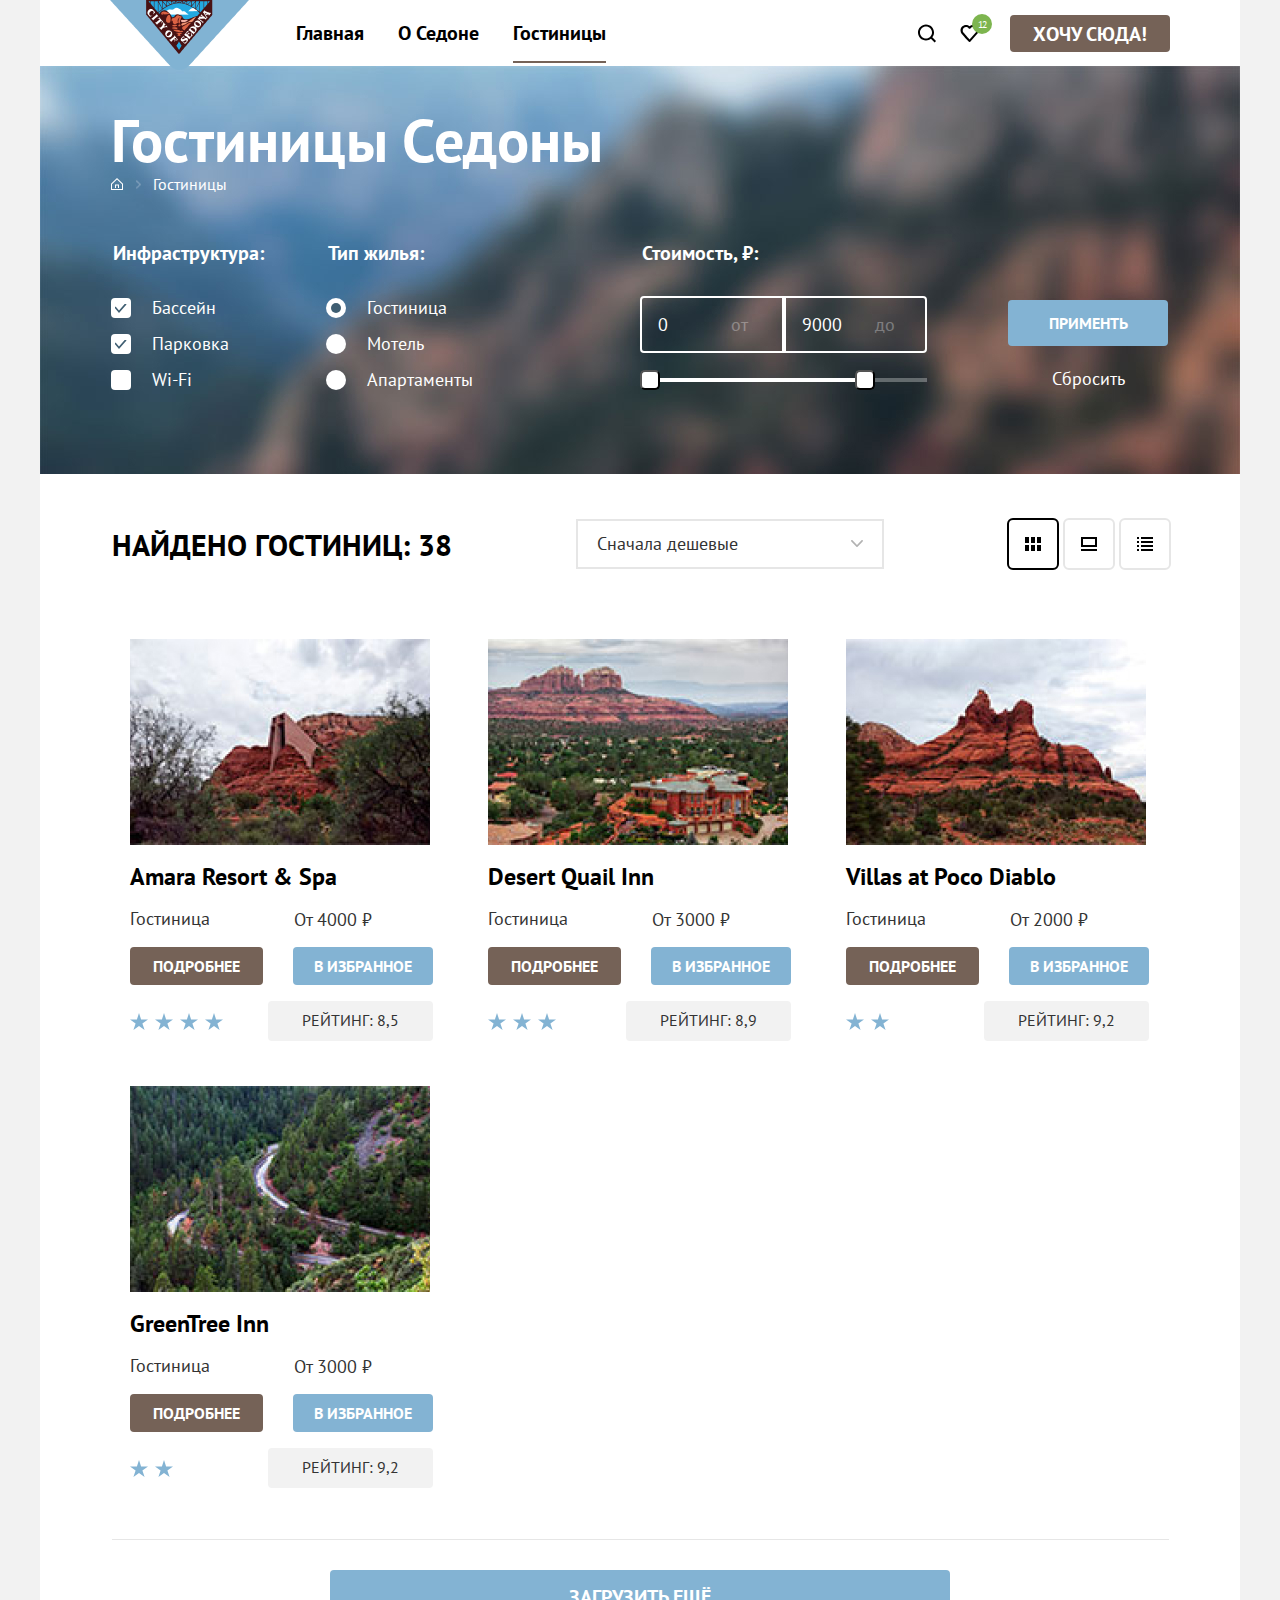
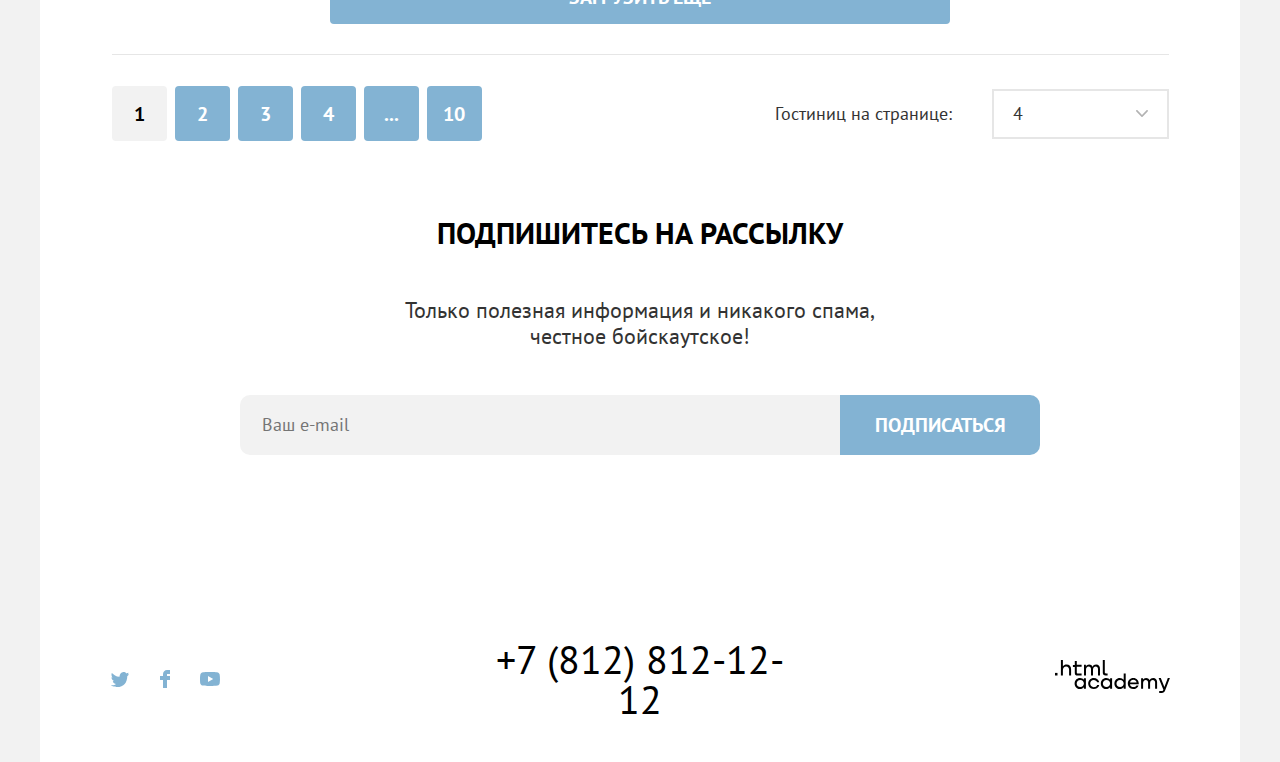
<file: catalog.html>
<!DOCTYPE html>
<html lang="ru">
<head>
    <meta charset="UTF-8">
    <meta http-equiv="X-UA-Compatible" content="IE=edge">
    <meta name="viewport" content="width=device-width, initial-scale=1.0">
    <title>Каталог гостиниц Седоны</title>
    <link rel="icon" type="image/png" sizes="32x32" href="img/temp/favicon.png">
    <link rel="stylesheet" href="styles/styles.css">
</head>
<body>
    <header class="page-header">
        <nav class="header-nav">
            <a class="logo" href="index.html">
            <img src="img/temp/logo.png" alt="Логотип Седоны" width="139" height="70">
            </a>
    
            <ul class="site-menu">
            <li class="site-menu-item ">
                <a class="site-menu-link" href="index.html">Главная </a>
            </li>
            <li class="site-menu-item">
                <a class="site-menu-link" href="#">О Седоне</a>
            </li>
            <li class="site-menu-item">
                <a class="site-menu-link site-menu-link-active">Гостиницы</a>
            </li>
            </ul>
        </nav>
        
        <div class="additional-menu">
            <a class="icon-button-link" href="#">
                <svg class="icon-button" aria-hidden="true" focusable="false" width="20" height="19" viewBox="0 0 20 19" fill="none" xmlns="http://www.w3.org/2000/svg">
                    <path d="M19.0257 17.05L15.3152 13.35C16.318 12.05 17.02 10.35 17.02 8.44995C17.02 4.04995 13.4098 0.449951 8.99732 0.449951C4.58483 0.449951 0.974609 4.14995 0.974609 8.54995C0.974609 12.95 4.58483 16.55 8.99732 16.55C10.8024 16.55 12.5072 15.95 13.9112 14.85L17.6217 18.55L19.0257 17.05ZM8.99732 14.55C5.68795 14.55 2.98029 11.85 2.98029 8.54995C2.98029 5.24995 5.68795 2.54995 8.99732 2.54995C12.3067 2.54995 15.0143 5.24995 15.0143 8.54995C15.0143 11.85 12.3067 14.55 8.99732 14.55Z"/>
                </svg>
                <span class="visually-hidden"> Поиск</span>     
            </a>
            <a class="icon-button-link" href="#">
                <svg class="icon-button" width="19" height="17" viewBox="0 0 19 17" fill="none" xmlns="http://www.w3.org/2000/svg">
                    <path d="M9.44382 17C9.14296 17 8.84211 16.9 8.64155 16.6C3.22622 10.5 1.92253 9.1 1.62168 8.7C0.91969 7.8 0.518555 6.6 0.518555 5.4C0.518555 2.4 2.92537 0 6.03416 0C7.33785 0 8.54126 0.5 9.5441 1.3C10.5469 0.5 11.8506 0 13.054 0C16.0625 0 18.5696 2.4 18.5696 5.4C18.5696 6.7 18.0682 7.9 17.266 8.8L10.2461 16.7C10.0455 16.9 9.84495 17 9.44382 17ZM3.42679 7.5C3.72764 7.9 6.93672 11.5 9.5441 14.4L15.7617 7.4C16.2631 6.9 16.4637 6.2 16.4637 5.4C16.4637 3.6 14.9594 2.1 13.1543 2.1C12.1515 2.1 11.1486 2.6 10.4467 3.4C10.1458 3.7 9.84495 3.8 9.5441 3.8C9.24325 3.8 8.9424 3.6 8.74183 3.4C8.03984 2.6 7.037 2.1 6.03416 2.1C4.22906 2.1 2.7248 3.6 2.7248 5.4C2.62452 6.3 3.02565 7 3.42679 7.5C3.3265 7.5 3.3265 7.5 3.42679 7.5Z"/>
                    </svg>
                <span class="visually-hidden">Избранное</span>
                <span class="icon-button-counter">12</span> 
            </a>
            <a href="#" class="button button-large button-want">Хочу сюда! </a>
        </div>
    </header> 

    <main class="page-catalog" >
        <div class="container-catalog-filters">
            <h1 class="catalog-title" >Гостиницы Седоны</h1>
            <ul class="breadcrumbs">
                <li class="breadcrumbs-item" >
                    <a class="breadcrumbs-link" href="index.html">  <span class="visually-hidden" >Главная</span>
                        <svg width="12" height="12" viewBox="0 0 12 12" fill="none" xmlns="http://www.w3.org/2000/svg">
                            <path d="M6 0L0 5.80006V12.0001H12V5.80006L6 0ZM11 11.0001H1V6.20005L6 1.4L11 6.20005V11.0001Z"/>
                            <path d="M4 10.0001H5V7.50005H7V10.0001H8V6.50005H4V10.0001Z"/>
                            </svg>
                    </a>
                </li>
                <li class="breadcrumbs-item" >
                    <a class="breadcrumbs-link">Гостиницы</a>
                </li>
            </ul>
        

            <section class="catalog-filters" >
                <h2 class="visually-hidden" hidden> Фильтр списка гостиниц</h2>
                 <form class="catalog-filters-form" action="https://echo.htmlacademy.ru/" method="get">
                    <fieldset class="catalog-filters-group">
                        <legend class="catalog-filters-title" >Инфраструктура:</legend>
                        <ul class="catalog-filters-list" >
                            <li class="catalog-filters-item">
                                <Label class="control"> 
                                    <input class="visually-hidden control-input" type="checkbox" name="pool" checked >
                                    <span class="mark-control"></span>
                                    <span class="control-lead">Бассейн</span>
                                </Label>
                            </li>
                            <li class="catalog-filters-item">
                                <Label class="control"> 
                                    <input class="visually-hidden control-input" type="checkbox" name="parking" checked >
                                    <span class="mark-control"></span>
                                    <span class="control-lead">Парковка</span>
                                </Label>
                            </li>
                            <li class="catalog-filters-item">
                                <Label class="control"> 
                                    <input class="visually-hidden control-input" type="checkbox" name="wi-fi"> 
                                    <span class="mark-control"></span>
                                    <span class="control-lead">Wi-Fi</span>
                                </Label>
                            </li>
                        </ul>
                    </fieldset>

                    <fieldset class="catalog-filters-group">
                        <legend class="catalog-filters-title" >Тип жилья:</legend>
                        <ul class="catalog-filters-list" >
                            <li class="catalog-filters-item" >
                                <Label class="control" >
                                     <input class="visually-hidden control-input"  type="radio" name="type" value="hotel" checked>
                                     <span class="mark-control"></span>
                                     Гостиница
                                </Label>
                            </li>
                            <li class="catalog-filters-item" >
                                <Label class="control" > 
                                    <input class="visually-hidden control-input"  type="radio" name="type" value="motel">
                                    <span class="mark-control"></span>
                                    Мотель
                                </Label>
                            </li>
                            <li class="catalog-filters-item" >
                                <Label class="control" > 
                                    <input class="visually-hidden control-input"  type="radio" name="type" value="apartamets">
                                    <span class="mark-control"></span>
                                    Апартаменты
                                </Label>
                            </li>
                        </ul>
                    </fieldset>

                    <fieldset class="catalog-filters-group">
                        <legend class="catalog-filters-title" >Стоимость, ₽:</legend>
                        <div class="range-field-container">
                            <Label class="range-field" >    <input  class="range-input" type="number" name="min-price" value="0" min="0" max="10000" step="100" >
                                <span class="range-title">от</span>
                            </Label>
                            <Label class="range-field" > <input class="range-input" type="number" name="max-price" value="9000" min="0" max="10000" step="100">
                                <span class="range-title" >до</span>
                            </Label>
                        </div>
                        <div class="range-slider">
                            <div class="range-scale">
                                <div class="range-bar" style=" left:0; width: 227px">
                                    <button class="range-togle togle-min" type="button">
                                        <span class="visually-hidden"> Изменить минимальную цену </span>
                                    </button>
                                    <button class="range-togle togle-max" type="button">
                                        <span class="visually-hidden"> Изменить максимальную цену </span>
                                    </button>
                                 </div>
                            </div>
                        </div>
                    </fieldset>
                    <div class="container-buttons">
                        <button class="button button-primery" type="submit" >Применть</button>
                        <button class="button-reset" type="reset" >Сбросить</button>
                    </div>
                </form>
            </section>  
         </div>

        <section class="catalog" >
            <h2 class="visually-hidden" hidden>Результаты поиска</h2>
            <div class="catalog-sort-result">
                <p class="catalog-search-result">Найдено гостиниц: 38</p>
                <h3 class="visually-hidden" hidden>Сортировка и отображение</h3>
                <!-- <form class="sorting-type">
                    <label class="visually-hidden" for="sorting">Сортировка</label>
                    <select class="select-contol" name="sorting" id="sorting">
                        <option value="cheap">Сначала дешевые</option>
                        <option value="expencive">Сначала дорогие</option>
                    </select>
                </form> -->
                <details class="select" >
                    <summary class="select-button">Сначала дешевые</summary>
                    <ul class="select-menu">
                        <li class="select-item select-item-active">
                            <a class="select-option" href="#">Сначала дешевые</a>
                        </li>
                        <li class="select-item">
                            <a class="select-option" href="#">Сначала дорогие</a>
                        </li>
                        <li class="select-item">
                            <a class="select-option" href="#">Сначала популярные</a>
                        </li>
                        <li class="select-item">
                            <a class="select-option" href="#">Сначала комфортные</a>
                        </li>
                    </ul>
                </details>

                <!-- <a href="#" class="button button-card">
                    <span class="visually-hidden" >Показать карточки</span>
                </a>
                <a href="#" class="button button-slide">
                    <span class="visually-hidden" >Показать слайд</span>
                </a>
                <a href="#" class="button button-list">
                    <span class="visually-hidden" >Показать список</span>
                </a> -->
                <ul class="view" >
                    <li class="view-item view-item-active" >
                        <a class="view-link" href="#">
                            <span class="visually-hidden">Карточками</span>
                            <img src="img/temp/tile.svg" alt="">
                        </a>
                    </li>
                    <li class="view-item" >
                        <a class="view-link" href="#">
                            <span class="visually-hidden">Слайдами</span>
                            <img src="img/temp/slideshow.svg" alt="">
                        </a>
                    </li>
                    <li class="view-item" >
                        <a class="view-link" href="#">
                            <span class="visually-hidden">Списком</span>
                            <img src="img/temp/list.svg" alt="">
                        </a>
                    </li>
                </ul>
            </div>  
              
            <h3 class="visually-hidden"> Список гостиниц</h3>
            <div class="container-product-card">
                <article class="product-card">
                    <a href="#" class="product-card-link">
                        <img class="product-card-image" src="img/temp/hotel-1.jpg" alt="" width="300" height="206"> 
                        <h4 class="product-card-title">Amara Resort & Spa</h4>
                    </a>
                    <p class="product-card-text">
                        <span class="product-card-name" >Гостиница</span>
                        <b class="product-card-price" >От 4000 ₽</b>
                    </p>
                    <a href="#" class="button product-button-deteil">Подробнее</a>
                    <a href="#" class="button button-primery product-button-favorites ">В избранное</a>
                    <div class="rate">
                        <div class="card_stars">
                            <span class="visually-hidden">4 звезды</span>
                            <img src="img/temp/star.svg" alt="">
                            <img src="img/temp/star.svg" alt="">
                            <img src="img/temp/star.svg" alt="">
                            <img src="img/temp/star.svg" alt="">
                        </div>
                        <span class="card-rate">Рейтинг: 8,5</span>
                    </div> 
                </article>
                <article class="product-card">
                    <a href="#" class="product-card-link">
                        <img class="product-card-image" src="img/temp/hotel-2.jpg" alt="" width="300" height="206">
                        <h4 class="product-card-title">Desert Quail Inn</h4>
                    </a>
                    <p class="product-card-text">
                        <span class="product-card-name" >Гостиница</span>
                        <b class="product-card-price" >От 3000 ₽</b>
                    </p>
                    <a href="#" class="button product-button-deteil">Подробнее</a>
                    <a href="#" class="button button-primery product-button-favorites">В избранное</a>
                    <div class="rate">
                        <div class="card_stars">
                            <span class="visually-hidden">3 звезды</span>
                            <img src="img/temp/star.svg" alt="">
                            <img src="img/temp/star.svg" alt="">
                            <img src="img/temp/star.svg" alt="">
                        </div>
                        <span class="card-rate">Рейтинг: 8,9</span>
                    </div>
                </article>
                <article class="product-card">
                    <a href="#" class="product-card-link">
                        <img class="product-card-image" src="img/temp/hotel-3.jpg" alt="" width="300" height="206">
                        <h4 class="product-card-title">Villas at Poco Diablo</h4>
                    </a>
                    <p class="product-card-text">
                        <span class="product-card-name" >Гостиница</span>
                        <b class="product-card-price" >От 2000 ₽</b>
                    </p>
                    <a href="#" class="button product-button-deteil">Подробнее</a>
                    <a href="#" class="button button-primery product-button-favorites">В избранное</a>
                    <div class="rate">
                        <div class="card_stars">
                            <span class="visually-hidden">2 звезды</span>
                            <img src="img/temp/star.svg" alt="">
                            <img src="img/temp/star.svg" alt="">
                        </div>
                        <span class="card-rate">Рейтинг: 9,2</span>
                    </div>
                </article>
                <article class="product-card">
                    <a href="#" class="product-card-link">
                        <img class="product-card-image" src="img/temp/hotel-4.jpg" alt="" width="300" height="206">
                        <h4 class="product-card-title">GreenTree Inn</h4>
                    </a>
                    <p class="product-card-text">
                        <span class="product-card-name" >Гостиница</span>
                        <b class="product-card-price" >От 3000 ₽</b>
                    </p>
                    <a href="#" class="button product-button-deteil">Подробнее</a>
                    <a href="#" class="button button-primery product-button-favorites">В избранное</a>
                    <div class="rate">
                        <div class="card_stars">
                            <span class="visually-hidden">2 звезды</span>
                            <img src="img/temp/star.svg" alt="">
                            <img src="img/temp/star.svg" alt="">
                        </div>
                        <span class="card-rate">Рейтинг: 9,2</span>
                    </div>
                </article>
            </div>
           <div class="container-button-load">
                <button class="button button-primery button-large" type="button">Загрузить ещё</button>
            </div>

            <div class="pagination-nav">
                <h3 class="visually-hidden" hidden>Список страниц</h3>
                <ul class="pagination-list">
                    <li class="pagination-item">
                        <a class="pagination-link pagination-link-active" href="#">1</a>
                    </li>
                    <li class="pagination-item">
                        <a class="pagination-link" href="#">2</a>
                    </li>
                    <li class="pagination-item">
                        <a class="pagination-link" href="#">3</a>
                    </li>
                    <li class="pagination-item">
                        <a class="pagination-link" href="#">4</a>
                    </li>
                    <li class="pagination-item">
                        <a class="pagination-link" href="#">...</a>
                    </li>
                    <li class="pagination-item">
                        <a class="pagination-link" href="#">10</a>
                    </li>
                </ul>
                <!-- <label>Гостиниц на странице:
                    <select name="number" >
                        <option value="1">1</option>
                        <option value="2">2</option>
                        <option value="3">3</option>
                        <option value="4">4</option>
                    </select>
                </label> -->

                <p>Гостиниц на странице:</p>
                <details class="select" >
                    <summary class="select-button">4</summary>
                    <ul class="select-menu">
                        <li class="select-item select-item-active">
                            <a class="select-option" href="#">5</a>
                        </li>
                        <li class="select-item">
                            <a class="select-option" href="#">6</a>
                        </li>
                        <li class="select-item">
                            <a class="select-option" href="#">9</a>
                        </li>
                        <li class="select-item">
                            <a class="select-option" href="#">12</a>
                        </li>
                    </ul>
                </details>
            </div>    
        </section>

        <section class="subscription" >
            <h2 class="subscription-title">Подпишитесь на рассылку</h2>
            <p class="subscription-text">Только полезная информация и никакого спама, честное бойскаутское!</p>
            <form class="subscription-form" action="https://echo.htmlacademy.ru/" method="post">
             <p>
                <label class="subscription-field field" for="e-mail-field">
                  <span class="visually-hidden" > e-mail</span>
                </label>
                <input class="field-input" type="email" name="e-mail" id="e-mail-field" placeholder="Ваш e-mail" required>
                <!-- <input type="submit" value="Подписаться"> -->
                <button type="submit" class="button button-primery button-large">Подписаться</button>
             </p>
            </form>
        </section>
    </main>

    <footer class="footer">
        <ul class="footer-sosial-list social">
          <li class="social-item">
            <a class="social-link" href="https://twitter.com/htmlacademy_ru">
                <svg width="18" height="15" viewBox="0 0 18 15" fill="none" xmlns="http://www.w3.org/2000/svg">
                    <path d="M11.6 0.194197C13.4 -0.305803 14.8 0.494197 15.4 1.3942C16.1 1.1942 16.8 0.894197 17.5 0.694197C17.5 1.5942 16.9 2.1942 16.6 2.4942C17.3 2.5942 18 1.8942 18 1.8942C17.8 2.8942 16.9 3.6942 16.3 3.8942C16.1 10.6942 13 15.0942 5.7 14.9942C5.1 14.9942 5.8 14.9942 5.2 14.9942C4.8 14.9942 0.8 14.4942 0 13.0942C2.4 13.2942 4.1 12.6942 5 11.8942C4 11.5942 2.1 11.4942 1.8 8.9942C2.2 9.0942 2.4 9.1942 3.1 9.0942C1.8 8.2942 0.4 7.4942 0.5 5.2942C0.8 5.5942 1.6 5.7942 1.9 5.7942C1.1 5.5942 -0.2 2.4942 0.9 0.894197C2.8 2.7942 4.9 4.4942 8.5 4.6942C8.7 2.2942 9.7 0.794197 11.6 0.194197Z" />
                </svg>
              <span class="visually-hidden">Твиттер</span>
            </a>
          </li>
          <li class="social-item">
            <a class="social-link" href="https://www.facebook.com/htmlacademy">
                <svg width="10" height="18" viewBox="0 0 10 18" fill="none" xmlns="http://www.w3.org/2000/svg">
                    <path d="M7 0C4.8 0 3 1.8 3 4V6H0V10H3V18H7V10H10V6H7V4H10V0H7Z">
                </svg>
              <span class="visually-hidden">Фейсбук</span>
            </a>
          </li>
          <li class="social-item">
            <a class="social-link" href="https://www.youtube.com/c/HTMLAcademyRUS">
                <svg width="20" height="14" viewBox="0 0 20 14" fill="none" xmlns="http://www.w3.org/2000/svg">
                    <path fill-rule="evenodd" clip-rule="evenodd" d="M17.8136 0.418176C18.6746 0.648666 19.3513 1.32532 19.5818 2.18637C19.9983 3.74547 20 7.00033 20 7.00033C20 7.00033 20 10.2552 19.5818 11.8143C19.3513 12.6753 18.6746 13.352 17.8136 13.5825C16.2545 14.0007 9.99996 14.0007 9.99996 14.0007C9.99996 14.0007 3.74547 14.0007 2.18636 13.5825C1.32532 13.352 0.648666 12.6753 0.418176 11.8143C0 10.2552 0 7.00033 0 7.00033C0 7.00033 0 3.74547 0.418176 2.18637C0.648666 1.32532 1.32532 0.648666 2.18636 0.418176C3.74547 0 9.99996 0 9.99996 0C9.99996 0 16.2545 0 17.8136 0.418176ZM13.194 7.00061L7.99808 10.0002V4.00092L13.194 7.00061Z" />
                </svg>
              <span class="visually-hidden">Youtube</span>
            </a>
          </li>
        </ul>
        <a class="footer-phone" href="tel:78128121212">+7 (812) 812-12-12</a>
        <a class="footer-developer" href="https://htmlacademy.ru">
            <svg width="115" height="34" viewBox="0 0 115 34" fill="none" xmlns="http://www.w3.org/2000/svg">
                <path d="M0 12.8999V15.4999H2.5V12.8999H0Z" />
                <path d="M11.5999 4.5C9.9999 4.5 8.7999 5.2 7.9999 6.2H7.8999V0H5.8999V15.5H7.8999V10.2C7.8999 8.1 9.1999 6.6 11.1999 6.6C12.9999 6.6 14.0999 8 14.0999 9.8V15.5H16.0999V9.4C16.1999 6.4 14.2999 4.5 11.5999 4.5Z" />
                <path d="M26.5999 4.8001H21.7999V1.1001H19.7999V4.9001H17.8999V6.9001H19.7999V12.9001C19.7999 14.6001 20.7999 15.6001 22.4999 15.6001H26.5999V13.6001H22.8999C22.1999 13.6001 21.7999 13.2001 21.7999 12.5001V6.8001H26.5999V4.8001Z"/>
                <path d="M41.1 4.6001C39.5 4.6001 38.2 5.4001 37.6 6.7001H37.5C36.9 5.5001 35.7 4.6001 34.1 4.6001C32.7 4.6001 31.6 5.4001 31 6.4001H30.9V4.8001H29V15.4001H31V10.0001C31 8.0001 32 6.5001 33.6 6.5001C35.1 6.5001 36 7.5001 36 9.1001V15.4001H38V9.8001C38 7.4001 39.4 6.5001 40.6 6.5001C42.1 6.5001 43 7.5001 43 9.1001V15.4001H45V8.9001C45.1 6.4001 43.6 4.6001 41.1 4.6001Z" />
                <path d="M47.8 12.7C47.8 14.4 48.8 15.4 50.6 15.4H52.6V13.4H50.9001C50.2001 13.4 49.8 13 49.8 12.3V0H47.8V12.7Z" />
                <path d="M28.9001 19.6999C28.0001 18.5999 26.7001 17.8999 25.0001 17.8999C21.9001 17.8999 19.6001 20.1999 19.6001 23.4999C19.6001 26.7999 21.9001 29.0999 25.0001 29.0999C26.8001 29.0999 28.0001 28.2999 28.8001 27.1999H28.9001V28.7999H30.9001V18.1999H28.9001V19.6999ZM25.3001 27.0999C23.1001 27.0999 21.7001 25.4999 21.7001 23.4999C21.7001 21.4999 23.1001 19.8999 25.3001 19.8999C27.5001 19.8999 28.9001 21.4999 28.9001 23.4999C28.9001 25.3999 27.5001 27.0999 25.3001 27.0999Z" />
                <path d="M44.2 21.9999C43.7 19.5999 41.5999 17.8999 38.7999 17.8999C35.3999 17.8999 33.2 20.3999 33.2 23.4999C33.2 26.5999 35.3999 29.0999 38.7999 29.0999C41.5999 29.0999 43.7 27.2999 44.2 24.8999H42.0999C41.6999 26.1999 40.3999 27.1999 38.7999 27.1999C36.5999 27.1999 35.2 25.5999 35.2 23.5999C35.2 21.5999 36.5999 19.9999 38.7999 19.9999C40.3999 19.9999 41.5999 20.9999 42.0999 22.1999H44.2V21.9999Z" />
                <path d="M55.1 19.6999C54.2 18.5999 52.9001 17.8999 51.2001 17.8999C48.1001 17.8999 45.8 20.1999 45.8 23.4999C45.8 26.7999 48.1001 29.0999 51.2001 29.0999C53.0001 29.0999 54.2 28.2999 55 27.1999H55.1V28.7999H57.1V18.1999H55.1V19.6999ZM51.5 27.0999C49.3 27.0999 47.9001 25.4999 47.9001 23.4999C47.9001 21.4999 49.3 19.8999 51.5 19.8999C53.7 19.8999 55.1 21.4999 55.1 23.4999C55.1 25.3999 53.6 27.0999 51.5 27.0999Z" />
                <path d="M68.6999 19.7999C67.7999 18.6999 66.4999 17.8999 64.7999 17.8999C61.6999 17.8999 59.3999 20.1999 59.3999 23.4999C59.3999 26.7999 61.5999 29.0999 64.7999 29.0999C66.4999 29.0999 67.7999 28.2999 68.5999 27.2999H68.6999V28.7999H70.6999V13.3999H68.6999V19.7999ZM65.0999 27.0999C62.8999 27.0999 61.4999 25.4999 61.4999 23.4999C61.4999 21.4999 62.8999 19.8999 65.0999 19.8999C67.2999 19.8999 68.6999 21.4999 68.6999 23.4999C68.5999 25.4999 67.1999 27.0999 65.0999 27.0999Z" />
                <path d="M78.3 17.8999C75 17.8999 72.8 20.3999 72.8 23.4999C72.8 26.4999 74.9 29.0999 78.3 29.0999C80.8 29.0999 82.8 27.7999 83.5 25.4999H81.4C80.9 26.4999 79.8 27.0999 78.4 27.0999C76.5 27.0999 75.1 25.7999 75 24.1999H83.8C84 20.5999 81.8 17.8999 78.3 17.8999ZM78.3 19.7999C80 19.7999 81.3 20.7999 81.6 22.3999H75.1C75.4 20.8999 76.6 19.7999 78.3 19.7999Z" />
                <path d="M98.2001 17.8999C96.6001 17.8999 95.3001 18.6999 94.6001 19.8999H94.5001C93.9001 18.6999 92.7001 17.8999 91.1001 17.8999C89.7001 17.8999 88.6001 18.5999 88.0001 19.6999V18.1999H86.1001V28.7999H88.1001V23.3999C88.1001 21.3999 89.1001 19.9999 90.7001 19.8999C92.2001 19.8999 93.1001 20.8999 93.1001 22.4999V28.7999H95.1001V23.1999C95.1001 20.7999 96.5001 19.8999 97.7001 19.8999C99.2001 19.8999 100.1 20.8999 100.1 22.4999V28.7999H102.1V22.2999C102.2 19.6999 100.7 17.8999 98.2001 17.8999Z"/>
                <path d="M109.4 27.0001L105.8 18.1001H103.6L108.4 29.7001C108.1 30.6001 107.7 30.9001 106.7 30.9001H104.2V32.9001H106.7C108.5 32.9001 109.5 32.1001 110.2 30.3001L114.9 18.1001H112.8L109.4 27.0001Z"/>
            </svg>
        </a>
      </footer>
    
</body>
</html>
</file>
<file: styles/styles.css>
@font-face {
    font-family: "PT Sans";
    font-style: normal;
    font-weight: 400;
    src: url("../fonts/ptsans-400.woff2") format("woff2");
    font-display: swap;
}
@font-face {
    font-family: "PT Sans";
    font-style: normal;
    font-weight: 700;
    src: url("../fonts/ptsans-700.woff2") format("woff2");
    font-display: swap;
}

*,
*::before,
*::after {
  box-sizing: border-box;
}


html {
    height: 100%;
}

body {
    width: 1280px;
    margin: 0 auto;
    display: flex;
    flex-direction: column;
    min-height: 100%;
    font-family: "PT Sans", sans-serif;
    font-size: 18px;
    line-height: 21px;
    color: #333333;
    background-color: #F2F2F2;
}

.main-container {
    flex-grow: 1;
    margin: 0 auto;
    width: 1200px;

}


.button {
    color: #FFFFFF;
    background-color: #756257;
    font-family: inherit;
    font-size: 16px;
    line-height: 20px;
    font-weight: 700;
    text-transform: uppercase;
    text-decoration: none;
    border: none;
    text-align: center;
}

.button-want {
    padding: 9px 15px 8px;
    margin-left: 20px;
    border-radius: 4px;
    min-width: 160px;
}

.button-want:hover {
    background-color: #615048;
}

.button-want:focus {
    background-color: #615048;
    outline: 3px solid #83B3D3; 
}

.button-want:active {
    color: #FFFFFF4D;
    background-color: #615048;
    outline: none;
}

.button-primery {
    background-color: #83B3D3;
    width: 160px;
}

.button-reset {
    font-family: inherit;
    font-size: 18px;
    line-height: 23px;
    background-color: transparent;
    color: #ffffff
}

.button-large {
    display: block;
    font-size: 20px;
}


.visually-hidden {
    position: absolute;
    width: 1px;
    height: 1px;
    margin: -1px;
    padding: 0;
    border: 0;
    clip: rect(0 0 0 0);
    overflow: hidden;
}

/* Header====================== */

.page-header {
    background-color: #FFFFFF;
    width: 1200px;
    margin: 0 auto;
    padding: 0 70px;
    display: flex;
}

.header-nav {
    display: flex;

}

.site-menu {
    font-weight: 700;
    font-size: 20px;
    line-height: 26px;
    display: flex;
    flex-wrap: wrap;
    margin: 0;
    padding: 0;
    align-items: center;
    list-style-type: none;
}

.site-menu-item {
    position: relative;
    display: flex;
    align-items: center;
    
}

.logo {
    position: relative;
    margin-bottom: -10px;
    z-index: 1;
}


.logo img   {
    display: block;
    margin-right: 30px;
}

.additional-menu {
    display: flex;
    flex-wrap: wrap;
    align-items: center;
    margin-left: auto;
}

.site-menu-link{
    text-align: center;
    color: black;
    text-decoration: none;
    padding: 17px;
    display: block;
}

.site-menu-link:hover {
    color: #756257;
}
.site-menu-link:active {
    color: #7562574D;

}
.site-menu-link-active::after {
    position: absolute;
    content: "";
    bottom: 0;
    left: 17px;
    right: 17px;
    border-bottom: 2px solid #756257;
}

.icon-button-link {
    position: relative;
    display: block;
    width: 42px;
    height: 66px;
    text-decoration: none;
}

.icon-button-link:hover svg{
    fill: #756257;
}

.icon-button-link:active svg{
    fill:#7562574D;
}

.icon-button-link:hover .icon-button-counter{
    color: rgba(255, 255, 255, 0.3);
}


.icon-button {
    position: absolute;
    top: 0;
    bottom: 0;
    left: 0;
    right: 0;
    margin: auto;
    fill: #000000;

}

.icon-button-counter {
    display: flex;
    font-size: 10px;
    line-height: 13px;
    letter-spacing: -0.1em;
    justify-content: center;
    align-items: center;
    position: absolute;
    content: "";
    top: 14px;
    right: -2px;
    width: 20px;
    height: 20px;
    border-radius: 10px;
    background-color: #7DB54F;
    color: #FFFFFF;
}


/* Footer====================== */
.footer {
    background-color: #FFFFFF;
    display: grid;
    grid-template-columns: 1fr min-content 1fr;
    row-gap: 30px;
    align-items: center;
    width: 1200px;
    margin: 0 auto;
    padding: 28px 72px;
    box-sizing: border-box;
}

.footer-phone {
    font-size: 40px;
    font-weight: 400;
    line-height: 40px;
    color: #000000;
    text-decoration: none;
    display: flex;
    align-items: center;
    justify-content: center;
    width: 361px;
    text-align: center;
    padding: 15px;
    
}

.footer-phone:hover, .footer-developer:hover {
    color: rgba(117, 98, 87, 1);
}

.footer-phone:focus {
    outline: 3px solid rgba(131, 179, 211, 1);
}

.footer-phone:active {
    outline: none;
    color: #756257;
    opacity: 0.3;
}

.footer-sosial-list {
    margin-left: -12px;
    padding: 0;
    display: grid;
    grid-template-columns: 1fr 1fr 1fr;
    gap: 5px;
    justify-self: left;
    list-style-type: none;
}

.social-link {
    display: grid;
    place-content: center;
    width: 40px;
    height: 40px;
    border-radius: 10px;
    
}


.social-link svg {
    fill: #83B3D3;
}
.social-link:hover svg {
    fill: rgba(104, 162, 202, 1);
}

.social-link:focus {
    outline: 3px solid rgba(131, 179, 211, 1);
    outline-offset: -3px;
}

.social-link:active {
    outline: none;
    opacity: 0.3;
}

.footer-developer {
    border-radius: 10px;
    padding: 16px 22px;
    display: block;
    align-items: center;
    justify-self: end;
    margin-right: -24px;
}

.footer-developer svg{
 fill: black;
}

.footer-developer:hover svg{
    fill: rgba(117, 98, 87, 1);
}



/* .footer-developer:active svg{
    fill: rgba(117, 98, 87, 1);
    opacity: 0.3;
} */

.footer-developer:focus {
    outline: 3px solid rgba(131, 179, 211, 1)
}
.footer-developer:focus svg {
    fill: rgba(117, 98, 87, 1);
}

.footer-developer:active {
    outline: none;
    opacity: 0.3;
}





/* Main============================ */

.intro {
    height: 485px;
    background-image: url("../img/temp/index-background.jpg");
    background-size: cover;
    background-repeat: no-repeat;
    position: relative;
}

.intro-welcome-img {
    position: relative;
    display: block;
    margin: 0 auto;
    top: 51px;
}

.intro-bottom-img {
    position: absolute;
    bottom: 0;
}

.page-main {
    background-color: #FFFFFF;
}

.intro-title {
    font-size: 30px;
    font-weight: 700;
    line-height: 36px;
    color: #000000;
    text-transform: uppercase;
    width: 720px;
    margin: 63px auto 31px;
    text-align: center;

}

.intro-text {
    font-size: 22px;
    line-height: 36px;
    width: 720px;
    margin: 0 auto 80px;
    text-align: center;
}

/* Reasons =============================*/


.reasons-list-main {
    display: flex;
    flex-wrap: wrap;
}

.reasons-list {
    margin: 0;
    padding: 0;
    list-style-type: none;
}

.container-reasons-item-large {
    display: flex;
}

.container-order {
    order: 2;
}

.container-text {
    width: 400px;
}

.container-reasons-item-large img {
    display: block;
}

.reasons-title, .reasons-recomendation-title {
    font-size: 24px;
    font-weight: 700;
    line-height: 28px;
    text-transform: uppercase;
    text-align: center;
}

.reasons-recomendation-title {
    margin: 0;
    margin-bottom: 20px;
    color: #000000;

}

.reasons-title {
    margin: 0;
    margin-top: 97px;
    margin-bottom: 30px;
}

.container-text >.reasons-title {
    color: #FFFFFF;
}

.container-text >.reasons-text {
    color: #FFFFFF;
}

.reasons-recomendation-list{
    background-color: #FFFFFF;
    display: flex;
    flex-wrap: wrap;
}

.reasons-item {
    background-color: #83B3D31F; 
}

/* .reasons-list-main > .reasons-item::before {
    content: counter(my-counter);
    counter-increment: my-counter;
    display: block;
    color: #500808;
    font-size: 18px;
} */

.reasons-item:not(.reasons-item-large):nth-child(even) {
    background-color: #83B3D333;
}

.reasons-recomendation-list .reasons-item:nth-child(even) {
    background-color: #FFFFFF;
}

.reasons-item.reasons-item-large {
    background-color: #83B3D3;
}

.reasons-text, .reasons-recomendation-text, .reasons-number {
    font-size: 18px;
    font-weight: 400;
    line-height: 21px;
    text-align: center;
}

.reasons-number {
    margin: 0;
    margin-bottom: 30px;
}

.container-reasons-item-large .reasons-number {
    color: #FFFFFF;
}

.reasons-text {
    width: 220px;
    margin: 0 auto;
}

.reasons-recomendation-text {
    width: 250px;
    margin: 0 auto 90px;

}
.reasons-item-smal .reasons-text {
    width: 250px;
    margin-bottom: 108px;
}
.reasons-item-smal img {
    display: block;
    margin: 89px auto 23px; 
}

.reasons-item-smal {
    width: 400px;
}

.reasons-item-smal svg {
    display: block;
    margin: 76px auto 25px;
    fill: #81B3D2; 
}

/* Search============================ */

.search-title {
    width: 720px;
    font-size: 30px;
    font-weight: 700;
    line-height: 36px;
    text-transform: uppercase;
    width: 720px;
    margin: 88px auto 29px;
}

.search {
    background-color: #FFFFFF;
    text-align: center;
    /* padding: 91px 240px 93px; */
}

.search-description {
    font-size: 22px;
    line-height: 26px;
    width: 720px;
    margin: 0 auto 50px;
    text-align: center;
}

.search-button {
    display: inline-block;
    padding: 15px 145px;
    font-family: PT Sans;
    font-size: 20px;
    font-weight: 700;
    line-height: 36px;
    border-radius: 10px;
    margin-bottom: 91px;
    width: 575px;
}

.search-button:hover {
    background-color: #615048;
}
.search-button:focus {
    background-color: #615048;
    outline: 3px solid #83B3D3;
}
.search-button:active {
    background-color: #615048;
    color: rgba(255, 255, 255, 0.3);
    outline: none;
}


/* Subscription==========================   */

.subscription   {
    text-align: center;
    padding: 0 200px 141px 200px;

}

.subscription-primery {
    background-image: url("../img/temp/subscription-background.jpg");
    background-size: cover;
    background-repeat: no-repeat;
    color: #FFFFFF;
    background-color: #83B3D3;
    text-align: center;
    padding: 91px 200px;
}

.subscription-form .button-large {
    width: 200px;
    min-height: 60px;
    border-radius: 0px 10px 10px 0px;
}

.subscription-form .button-large:hover {
    background-color: #68A2CA;
}

.subscription-form .button-large:focus {
    background-color: #68A2CA;
    outline: 3px solid #756257;
}

.subscription-form .button-large:active {
    color: rgba(255, 255, 255, 0.3);
    outline: none;
}

.subscription-primery .subscription-title {
    color: #FFFFFF;
    margin-bottom: 30px;
}
.subscription .subscription-title {
    margin-bottom: 46px;
}

.subscription-primery .subscription {
    margin-bottom: 46px;
}

.subscription-title {
    font-size: 30px;
    font-weight: 700;
    line-height: 36px;
    text-transform: uppercase;
    color: #000000;
    width: 720px;
    text-align: center;
    margin: 0 auto; 
}  


.subscription-text{
    font-size: 22px;
    line-height: 26px;
    width: 720px;
    text-align: center;
    margin: 0 auto;  
    margin-bottom: 46px;  
    padding: 0 100px; 
    box-sizing: border-box;
}

.subscription-form {
    text-align: center;
}

.subscription-form  p {
    margin: 0;
    display: grid;
    grid-template-columns: 0 1fr auto;
}

.subscription-form input {
    padding-left: 22px;
    padding-right: 19px;
    border-radius: 10px 0 0 10px;
}

.field-input {
    font-size: 18px;
    line-height: 26px;
    font-family: inherit;
    background-color: #F2F2F2;
    border: none;
}

.field-input:hover {
    background-color: rgba(230, 230, 230, 1);
}

.field-input:focus {
    background-color: rgba(230, 230, 230, 1);
    outline: 3px solid #83B3D3;
}

.field-input-error {
    border-color: #ff5757;
  }




/* Стилиззация страницы каталога */

.page-catalog {
    width: 1200px;
    background-color: #FFFFFF;
    margin: 0 auto;
    flex-grow: 1;
}

.container-catalog-filters {
    color: #FFFFFF;
    background-image: url("../img/temp/catalog-background.jpg");
    background-size: cover;
    background-repeat: no-repeat;
    background-color: #81B3D2;
    padding: 35px 72px 83px 71px;
    margin-bottom: 45px;
}

.catalog-title {
    font-size: 60px;
    font-weight: 700;
    line-height: 78px;
    text-align: left;
    margin: 0;
    margin-bottom: -5px;
}
.breadcrumbs {
    font-size: 16px;
    text-align: left;
    margin: 0;
    padding: 0;
    list-style-type: none;
    display: flex;
    margin-bottom: 45px;
    flex-wrap: wrap;

}
.breadcrumbs-item {
    position: relative;
    margin-right: 30px;
}

.breadcrumbs-link {
    color: #FFFFFF;
    text-decoration: none;
    min-width: 12px;
    min-height: 12px;
    display: block;
}

.breadcrumbs-link svg {
    fill: #FFFFFF;
}

.breadcrumbs-item:first-child::before {
    position: absolute;
    left: 21px;
    top: 50%;
    transform: translateY(-50%);
    content: "";
    width: 100%;
    height: 100%;
    background-image: url("../img/temp/nav-link\ 1.png");
    background-position: center;
    background-repeat: no-repeat;
}

/* catalog-filters==================== */

.catalog-filters-form {
    display: flex;
    justify-content: space-between;
    color: #FFFFFF;
}

.catalog-filters-group {
    min-width: 180px;
    margin: 0;
    padding: 0;
    border: none;
}

.catalog-filters-group:first-child {
    margin-right: 35px;
}

.catalog-filters-group:nth-child(3) {
    margin-left: auto;
    width: 287px;
}

.container-buttons {
    display: flex;
    flex-direction: column;
    margin-left: 81px;
    align-self: flex-end;
}

.catalog-filters-form .button-primery {
    padding: 13px 35px;
    border-radius: 4px;
    margin-bottom: 20px;
}

.catalog-filters-form .button-primery:hover  {
    background-color: #68A2CA;
}

.catalog-filters-form .button-primery:focus  {
    outline: 3px solid rgba(255, 255, 255, 1);
}

.catalog-filters-form .button-primery:active  {
    color: rgba(255, 255, 255, 0.3);
    outline: none;
}

.button-reset {
    border: none;
}

.button-reset:hover {
    color: rgba(255, 255, 255, 0.6);
}

.button-reset:focus {
    outline: 3px solid rgba(131, 179, 211, 1);
}

.button-reset:active {
    color: rgba(255, 255, 255, 0.3);
    outline: none;
}



.catalog-filters-title {
    font-size: 20px;
    font-weight: 700;
    line-height: 26px;
    margin-bottom: 30px;
}

.catalog-filters-list {
    margin: 0;
    padding: 0;
    list-style-type: none;
}

.catalog-filters-item {
    line-height: 23px;
}

.catalog-filters-item:not(:last-child) {
    margin-bottom: 13px;
}

.control {
    position: relative;
    display: block;
    padding-left: 41px;
}

.mark-control {
    position: absolute;
    left: 0;
    top: 2px;
    width: 20px;
    height: 20px;
    color: rgba(63, 94, 114, 1);
    background-color: rgba(255, 255, 255, 1);
    border-radius: 4px;
}

.control:hover .mark-control {
    background-color: rgba(255, 255, 255, 0.6);
}

.control-input:focus + .mark-control {
    background-color: rgba(255, 255, 255, 0.6);
    outline: 3px solid rgba(131, 179, 211, 1);
}

.control:active .mark-control {
    background-color: rgba(255, 255, 255, 0.3);
}


.control-input[type="checkbox"]:checked + .mark-control::before {
    position: absolute;
    top: 50%;
    left: 50%;
    transform: translate(-50%, -50%);
    width: 12px;
    height: 9px;
    background-image: url(../img/temp/checkmark.svg);
    background-repeat: no-repeat;
    background-position: center;
    content: "";

}

.control-input[type="radio"] + .mark-control {
    border-radius: 50%;
}

.control-input[type="radio"]:checked + .mark-control::before {
    position: absolute;
    top: 50%;
    left: 50%;
    transform: translate(-50%, -50%);
    width: 10px;
    height: 10px;
    border-radius: 50%;
    background-color: rgba(63, 94, 114, 1);
    content: "";
}



.catalog-sort-result {
    display: flex;
    justify-content: space-between;
    align-items: center;
    margin-bottom: 52px;
}

.catalog-search-result {
    color: #000000;
    font-size: 30px;
    font-weight: 700;
    line-height: 39px;
    text-transform: uppercase;
    margin: 0;
}

.container-button-load {
    border-top: 1px solid rgba(230, 230, 230, 1);
    border-bottom: 1px solid rgba(230, 230, 230, 1);
    margin-bottom: 30px;
}

.catalog .button-large {
    width: 620px;
    padding-top: 17px;
    padding-bottom: 17px;
    margin: 0 auto;
    margin-top: 30px;
    margin-bottom: 30px;
    border-radius: 4px;
    cursor: pointer;
}

.catalog .button-large:hover {
    background-color: rgba(104, 162, 202, 1);
}

.catalog .button-large:focus {
    background-color: rgba(104, 162, 202, 1);
    outline: 3px solid rgba(117, 98, 87, 1);
}

.catalog .button-large:active {
    color: rgba(255, 255, 255, 0.3);
    background-color: rgba(104, 162, 202, 1);
    outline: none;
}

.catalog {
    width: 1057px;
    margin: 0 auto;
}

.select {
    position: relative;
}

.select-button {
    display: grid;
    grid-template-columns: 1fr 50px;
    column-gap: 94px;
    padding: 12px 0 13px 19px;
    border: 2px solid #E6E6E6;

    cursor: default;
}

.select-button:hover:not(:active){
    border-color: #83B3D3;
}

.select-button:focus:not(:active) {
    outline: none;
    border-color: #83b3d3;
  }

.select-button:active{
    color: rgba(51, 51, 51, 0.3);
}
    
.select-button:active::after{
    opacity: 0.3;
}

.select[open] .select-button::after {
    transform: rotate(180deg);
}

.select-button::after {
    content: "";
    background-image: url(../img/temp/arrow-down.svg);
    background-repeat: no-repeat;
    background-position: 50% 50%;
}

.select-button::-webkit-details-marker {
    display: none;
}

.select-menu {
    position: absolute;
    z-index: 1;
    top: 100%;
    right: 0;
    left: 0;
    list-style: none;
    padding: 10px 0;
    margin: 0;
    background-color: #FFFFFF;
    border-radius: 4px;
    box-shadow: 0 2px 4px rgba(0, 0, 0, 0.2);
}

.select-item-active {
    background-color: #e6e6e6;
}

.select-option {
    text-decoration: none;
    color: #333333;
    display: block;
    padding: 8px 20px;
}

.select-option:hover {
    background-color: #f2f2f2;
}

.select-option:active {
    color: rgba(51, 51, 51, 0.3);
    background-color: #f2f2f2;
  }



.view {
    margin: 0;
    padding: 0;
    list-style-type: none;
    display: flex;
  
}
.view-item:not(:last-child) {
    margin-right: 8px;
}
.view-link {
    display: flex;
    align-items: center;
    justify-content: center;
    min-width: 48px;
    min-height: 48px;
    outline: 2px solid rgba(230, 230, 230, 1);
    border-radius: 4px;
}

.view-link:hover, .view-link:focus {
    outline: 2px solid rgba(131, 179, 211, 1);
}

 .view-item-active {
    outline: 2px solid rgba(0, 0, 0, 1);
    border-radius: 4px;
 }  

/* Rande======================= */

.range-field-container {
    display: grid;
    grid-template-columns: 1fr 1fr;
    
    border-radius: 4px;
}

.range-field {
    padding: 14px;
    border: 2px solid rgba(255, 255, 255, 1);
    
}

.range-field:first-child{
    border-radius: 4px 0 0 4px;
}

.range-field:last-child{
    border-radius: 0 4px 4px 0;
}

.range-field:hover {
    border: 2px solid rgba(255, 255, 255, 0.6);
}


.range-input {
    color: #FFFFFF;
    font-family: inherit;
    font-size: 18px;
    font-weight: 400;
    line-height: 23px;
    background-color: transparent;
    opacity: 1;
    border: none;
}

.range-input::-webkit-inner-spin-button, .range-input::-webkit-outer-spin-button {
    appearance: none;
    margin: 0;
}

.range-title {
    opacity: 0.3;
}

.range-scale {
    position: relative;
    height: 4px;
    top: -7px;
    background-color: rgba(255, 255, 255, 0.3); 
    margin-top: 32px;
}

.range-bar {
    position: absolute;
    height: 4px;
    background-color: rgba(255, 255, 255, 1); 
}

.range-togle {
    position: absolute;
    width: 20px;
    height: 20px;
    background-color: rgba(255, 255, 255, 1);
    border-radius: 5px;
    cursor: pointer;
}

.togle-min {
    top: -8px;
}

.togle-max {
    top: -8px;
    right: -8px;
}

.pagination-nav {
    display: flex;
    justify-content: space-between;
    align-items: center;
    margin-bottom: 73px;
}

.pagination-nav p {
    margin-left: auto;
    margin-right: 40px;
}

.pagination-list {
    display: flex;
    list-style-type: none;
    flex-wrap: wrap;
    margin: 0;
    padding: 0;
}

.pagination-item:not(:last-child) {
    margin-right: 8px;
}

.pagination-link {
    font-size: 20px;
    font-weight: 700;
    line-height: 26px;
    color: #FFFFFF;
    background-color: #83B3D3;
    display: flex;
    justify-content: center;
    align-items: center;
    width: 55px;
    height: 55px;
    text-align: center;
    text-decoration: none;
    border-radius: 4px;
}

.pagination-link:hover {
    background-color: #68A2CA;
}

.pagination-link:focus {
    background-color: #68A2CA;
    outline: 3px solid #756257;
}

.pagination-link:active {
    background-color: #68A2CA;
    outline: none;
    color: rgba(255, 255, 255, 0.3);
}

.pagination-link-active {
    background: rgba(242, 242, 242, 1);
    color: rgba(0, 0, 0, 1);
}

/* Card======================= */

.container-product-card {
    display: grid;
    grid-template-columns: repeat(3, 1fr);
    row-gap: 10px;
    margin-bottom: 34px;
}

.product-card {
    padding: 18px 37px 17px 18px;
    display: grid;
    grid-template-columns: 1fr 26px 1fr;
    grid-template-rows: repeat(4, auto);
    row-gap: 16px;
    /* grid-template-areas: 
    "image image image"
    "discription discription discription"
    "deteil deteil favorites"
    "rate rate rate"    ; */

}

.product-card-image {
    display: block;
    object-fit: cover;
    width: 100%;
    margin-bottom: 16px;
}

.product-card-text {
    grid-area: discription;
    grid-column: 1/-1;
    grid-row: 2/3;
    display: grid;
    grid-template-columns: 1fr 26px 1fr;
    margin: 0;

}


.product-card-title {
    font-size: 24px;
    line-height: 31px;
    text-align: left;
    margin: 0;
}

.product-card-link {
    display: block;
    color: #000000;
    text-decoration: none;
    grid-area: image;
    grid-column: 1/-1;
    grid-row: 1/2;
    width: 300px;

}

.product-card-link:hover {
    opacity: 0.6;
}

.product-card-link:focus {
    outline: 3px solid rgba(131, 179, 211, 1);
}

.product-card-link:active {
    opacity: 0.3;
    outline: none;
}


.product-card-price {
    font-weight: 400;
    line-height: 23px;
    grid-column: 3/4;
} 


.product-button-deteil {
    grid-area: detail;
    display: block;
    grid-column: 1/2;
    grid-row: 3/4;
    padding: 9px;
    text-align: center;
    border-radius: 4px;
    width: 133px;
}

.product-button-deteil:hover {
    background-color: #615048;
}

.product-button-deteil:focus {
    background-color: #615048;
    outline: 3px solid rgba(131, 179, 211, 1);
}

.product-button-deteil:active {
    background-color: #615048;
    color: rgba(255, 255, 255, 0.3);
    outline: none;
}


.product-button-favorites {
    width: 140px;
    grid-area: favorites;
    display: block;
    grid-column: 3/4;
    grid-row: 3/4;
    padding: 9px;
    text-align: center;
    border-radius: 4px;
}

.product-button-favorites:hover {
    background-color: rgba(104, 162, 202, 1);
}

.product-button-favorites:focus {
    background-color: rgba(104, 162, 202, 1);
    outline: 3px solid rgba(117, 98, 87, 1);
}

.product-button-favorites:active {
    background-color: rgba(104, 162, 202, 1);
    color: rgba(255, 255, 255, 0.3);
    outline: none;
}

.rate {
    grid-area: rate;
    grid-column: 1/4;
    grid-row: 4/5;
    margin: 0;
    display: grid;
    grid-template-columns: 1fr 26px 1fr;
}

.card_stars {
    grid-column: 1/2;
    display: flex;
    align-items: center;
    flex-wrap: wrap;
}

.card_stars img:not(:last-child) {
    margin-right: 7px;
}
.card-rate {
    font-size: 16px;
    text-transform: uppercase;
    background-color: #F2F2F2;
    grid-column: 2/4;
    padding-top: 9px;
    padding-bottom: 10px;
    border-radius: 4px;
    text-align: center;
}

/* Модальное окно================ */
.modal-container {
    position: fixed;
    top: 0;
    left: 0;
    background-color: rgba(242, 242, 242, 0.8);
    display: flex;
    width: 100%;
    height: 100%;
    display: none;
    
}

.modal {
    position: relative;
    margin: auto;
    padding: 62px 69px;
    background: rgba(255, 255, 255, 1);
}

.modal-search {
    width: 715px;
    min-height: 561px;
    border-radius: 30px;
    box-shadow: 0px 25px 50px 0px rgba(0, 0, 0, 0.15);
    box-sizing: border-box;
}

.modal-close-button {
    position: absolute;
    padding: 0;
    top: 54px;
    right: 70px;
    width: 53px;
    height: 53px;
    border-radius: 50%;
    background-color: rgba(242, 242, 242, 1);
    border: none;
    cursor: pointer;
}

.modal-close-button::after {
    content: "";
    width: 53px;
    height: 53px;
    display: block;
    background-image: url(../img/temp/close.svg);
    background-repeat: no-repeat;
    background-position: center;
}

.modal-close-button:hover {
    background-color: rgba(230, 230, 230, 1);
}

.modal-close-button:hover {
    background-color: rgba(230, 230, 230, 1);
}

.modal-close-button:focus:not(:active) {
    outline: none;
    outline: 3px solid rgba(131, 179, 211, 1);
}

.modal-close-button:active::after {
    opacity: 0.3;

}




.modal-title {
    margin: 0;
    font-size: 30px;
    line-height: 40px;
    text-transform: uppercase;
    margin-bottom: 62px;
    letter-spacing: -1px;
    word-spacing: 1px;
}

/* searh-form======================== */

.searh-form {
    display: grid;
    grid-template-columns: 155px  133px 287px;
    grid-template-rows: 50px 50px 50px 60px;
    row-gap: 40px;
}

.search-form-date {
    grid-column: 1/-1;
    display: grid;
    grid-template-columns: 155px 1fr;


}

.search-form-button {
    grid-column: 1/-1;

}

.label-title {
    display: flex;
    align-items: center;
    font-weight: 700;
    line-height: 40px;
    color: rgba(0, 0, 0, 1);
}

.search-form-adult {
    grid-column: 1/3;
    display: grid;
    grid-template-columns: 155px 1fr;
}

.field-number-button {
    display: grid;
    position: relative;
    z-index: 0; 
    grid-template-columns: 50px 1fr 50px;
}

.field-number-button input::-webkit-inner-spin-button, .field-number-button input::-webkit-outer-spin-button {
    appearance: none;
    margin: 0;
}

.field-number-button input {
    grid-column: 1/-1; 
    grid-row: 1/2;
    font-size: 18px;
    font-weight: 700;
    line-height: 40px;
    text-align: center;
    border: none;
    background-color: rgba(242, 242, 242, 1);
    padding: 0 50px;
    border-radius: 4px;
}


.field-number-button input:hover {
    background-color: rgba(230, 230, 230, 1);
}

.field-number-button input:focus {
    outline: 3px solid rgba(131, 179, 211, 1);
}

.number-button-minus {
    grid-column: 1/2;
    grid-row: 1/2;
}

.number-button-plus {
    grid-column: 3/4;
    grid-row: 1/2;
}

.number-button {
    position: relative;
    z-index: 1;
    padding: 0;
    border: none;
    place-content: center;
    background-color: transparent;
}



.number-button:focus {
    outline: none;  
}


.number-button::before {
    display: block;
    margin: 0 auto;
    content: "";
    width: 25px;
    height: 25px;
    background-repeat: no-repeat;
    background-position: center;
    border-radius: 4px;
}

.number-button-minus::before {
    background-image: url(../img/temp/minus.svg);
    opacity: 0.3;
}

.number-button-plus::before {
    background-image: url(../img/temp/plus.svg);
    opacity: 0.3;
}

.number-button:hover::before  {
    opacity: 1;
}

.number-button:focus::before  {
    opacity: 1;
    border: 3px solid rgba(131, 179, 211, 1);
}

.number-button:active::before  {
    opacity: 0.2;
    border: none;
    
}


.search-form-children {
    position: relative;
    display: grid;
    grid-column: 3/-1;
    grid-template-columns: 150px 1fr;
}



.field-massage {
    grid-column: 2/-1;
    font-size: 16px;
    font-weight: 400;
    line-height: 40px;

   
}

.field-massage-error {
    
    color: rgba(255, 87, 87, 1);
}
.search-date {
    padding: 0 18px;
    border: none;
    border-radius: 4px;
    background-color: rgba(242, 242, 242, 1);
    background-image: url(../img/temp/date.svg);
    background-repeat: no-repeat;
    background-position: right 17px top 50%;
    font-family: inherit;
    font-size: 18px;
    font-weight: 700;
    line-height: 40px;
    color: rgba(0, 0, 0, 1);
}

.search-date:hover, .search-date:focus {
    background-color: rgba(230, 230, 230, 1);
}

.search-date:focus:not(:active) {
    outline: 3px solid rgba(131, 179, 211, 1);
    background-color: rgba(255, 255, 255, 1);
}

.search-date:active {
    background-color: rgba(255, 255, 255, 1);
    border: 2px solid rgba(0, 0, 0, 1);
}








.form-children-label {
    position: relative;
    display: flex;
    align-items: center;
    justify-content: center;
}

.info {
    position: absolute;
    top: 50%;
    transform: translate(0, -50%);
    left: 111px;
    width: 25px;
    height: 25px;
    border-radius: 50%;
    border: none;
    background-color: rgba(131, 179, 211, 1);
    background-image: url(../img/temp/info.svg);
    background-position: center;
    background-repeat: no-repeat;

}

.field-text {
    display: none;
    padding: 20px 22px 25px 22px;
    position: absolute;
    top: 37px;;
    left: -117px;
    z-index: 1;
    width: 256px;
    background-color: rgba(51, 51, 51, 1);
    color: rgba(255, 255, 255, 1);
    border-radius: 10px;
    box-shadow: 0px 15px 30px 0px rgba(0, 0, 0, 0.3);
    font-size: 16px;
    font-weight: 400;
    line-height: 20px;
    text-align: left;
}


.field-text::before {
    position: absolute;
    top: -8px;;
    left: 120px;
    content: "";
    width: 19px;
    height: 9px;
    background-image: url(../img/temp/triangle.svg);

}

.info:hover .field-text {
    display: block;
}

.search-form-button {
    border-radius: 10px;
    background-color: rgba(131, 179, 211, 1);
}
.search-form-button:hover {
    background-color: rgba(104, 162, 202, 1);
}

.search-form-button:focus:not(:active)  {
    outline: none;
    border: 3px solid rgba(117, 98, 87, 1);
}

.search-form-button:active {
    color: rgba(255, 255, 255, 0.3);

}
</file>
